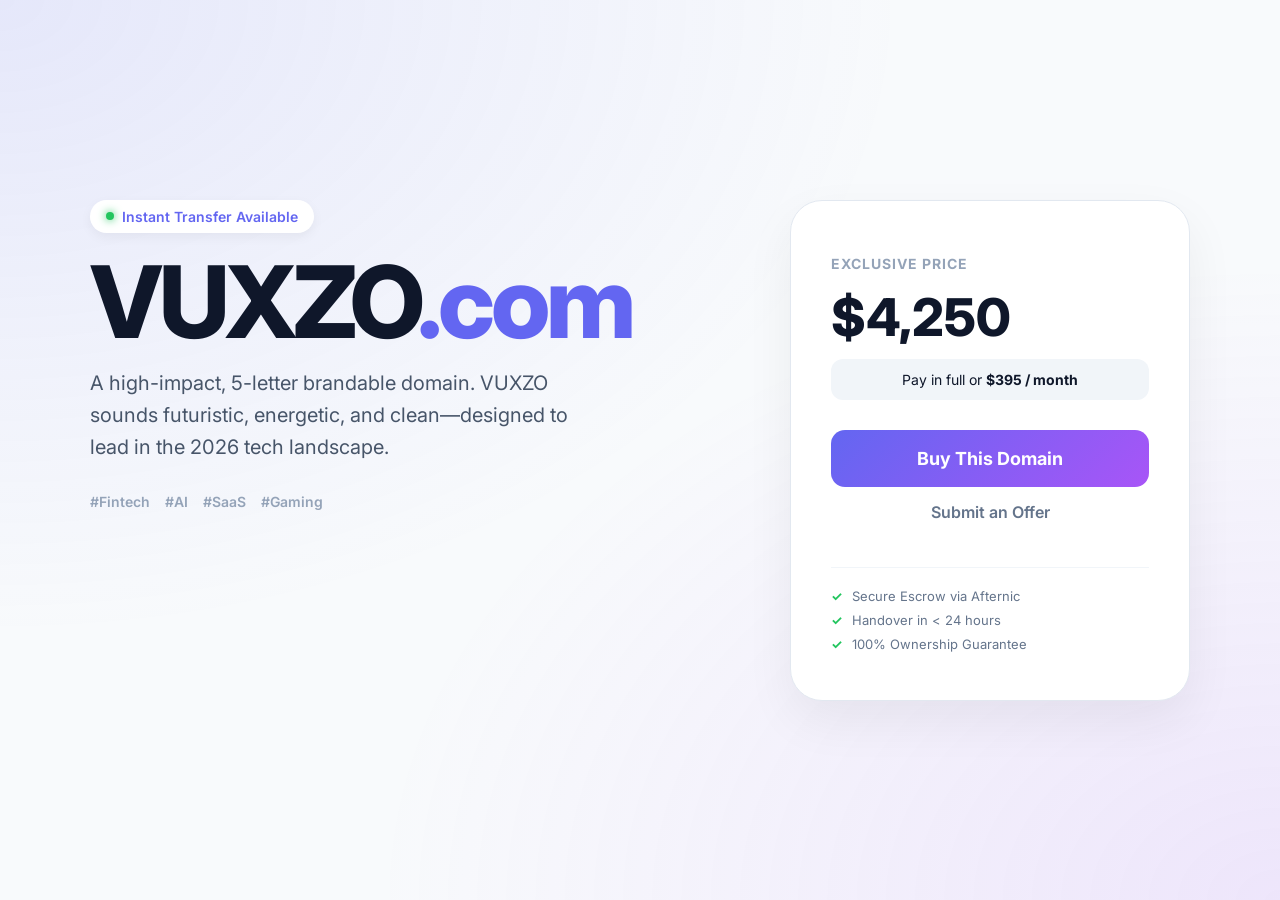
<file: index.html>
<!DOCTYPE html>
<html lang="en">
<head>
    <script async src="https://www.googletagmanager.com/gtag/js?id=G-T89CQE7YFX"></script>
    <script>
      window.dataLayer = window.dataLayer || [];
      function gtag(){dataLayer.push(arguments);}
      gtag('js', new Date());
      gtag('config', 'G-T89CQE7YFX');
    </script>

    <meta charset="UTF-8">
    <meta name="viewport" content="width=device-width, initial-scale=1.0">
    <title>VUXZO.com | Premium Identity for Sale</title>
    <link rel="stylesheet" href="assets/styles.css">
    <link href="https://fonts.googleapis.com/css2?family=Inter:wght@400;600;800&display=swap" rel="stylesheet">
</head>
<body>
    <div class="bg-glow"></div>
    
    <div class="container">
        <div class="hero">
            <div class="badge">
                <span class="dot"></span>
                Instant Transfer Available
            </div>
            <h1>VUXZO<span>.com</span></h1>
            <p class="description">
                A high-impact, 5-letter brandable domain. VUXZO sounds futuristic, energetic, and clean—designed to lead in the 2026 tech landscape.
            </p>
            <div class="tags">
                <span>#Fintech</span> <span>#AI</span> <span>#SaaS</span> <span>#Gaming</span>
            </div>
        </div>

        <div class="card">
            <p class="price-label">Exclusive Price</p>
            <p class="price-value">$4,250</p>
            <div class="payment-plan">
                Pay in full or <strong>$395 / month</strong>
            </div>

            <a href="https://www.afternic.com/domain/vuxzo.com" target="_blank" class="btn-buy">Buy This Domain</a>
            <a href="https://www.afternic.com/domain/vuxzo.com" target="_blank" class="btn-offer">Submit an Offer</a>

            <div class="trust-box">
                <div class="trust-item"><span class="icon">✓</span> Secure Escrow via Afternic</div>
                <div class="trust-item"><span class="icon">✓</span> Handover in < 24 hours</div>
                <div class="trust-item"><span class="icon">✓</span> 100% Ownership Guarantee</div>
            </div>
        </div>
    </div>
</body>
</html>
</file>
<file: assets/styles.css>
:root {
    --primary: #6366f1;
    --secondary: #a855f7;
    --bg: #f8fafc;
    --text: #0f172a;
    --card: #ffffff;
}

body {
    font-family: 'Inter', sans-serif;
    background-color: var(--bg);
    color: var(--text);
    margin: 0;
    display: flex;
    align-items: center;
    justify-content: center;
    min-height: 100vh;
    overflow-x: hidden;
}

.bg-glow {
    position: fixed;
    top: 0; left: 0; width: 100vw; height: 100vh;
    background: 
        radial-gradient(at 0% 0%, rgba(99, 102, 241, 0.12) 0px, transparent 50%),
        radial-gradient(at 100% 100%, rgba(168, 85, 247, 0.12) 0px, transparent 50%);
    z-index: -1;
}

.container {
    max-width: 1100px;
    width: 90%;
    display: grid;
    grid-template-columns: 1fr 400px;
    gap: 60px;
    padding: 40px 0;
}

.badge {
    display: inline-flex;
    align-items: center;
    gap: 8px;
    background: white;
    padding: 8px 16px;
    border-radius: 100px;
    font-size: 14px;
    font-weight: 600;
    box-shadow: 0 4px 12px rgba(0,0,0,0.05);
    color: var(--primary);
    margin-bottom: 24px;
}

.dot { height: 8px; width: 8px; background: #22c55e; border-radius: 50%; box-shadow: 0 0 8px #22c55e; }

h1 {
    font-size: clamp(50px, 8vw, 100px);
    font-weight: 800;
    letter-spacing: -4px;
    line-height: 0.9;
    margin: 0 0 20px 0;
}

h1 span { color: var(--primary); }

.description { font-size: 20px; color: #475569; max-width: 480px; line-height: 1.6; }

.tags { display: flex; gap: 15px; margin-top: 30px; color: #94a3b8; font-size: 14px; font-weight: 600; }

.card {
    background: var(--card);
    padding: 40px;
    border-radius: 32px;
    box-shadow: 0 20px 50px rgba(0,0,0,0.06);
    border: 1px solid #e2e8f0;
}

.price-label { font-size: 14px; font-weight: 700; text-transform: uppercase; color: #94a3b8; letter-spacing: 1px; }
.price-value { font-size: 52px; font-weight: 800; margin: 10px 0; }
.payment-plan { background: #f1f5f9; padding: 12px; border-radius: 12px; font-size: 14px; text-align: center; margin-bottom: 30px; }

.btn-buy {
    display: block;
    background: linear-gradient(135deg, var(--primary), var(--secondary));
    color: white;
    text-align: center;
    padding: 18px;
    border-radius: 14px;
    text-decoration: none;
    font-weight: 700;
    font-size: 18px;
    transition: transform 0.2s;
}

.btn-buy:hover { transform: translateY(-2px); }

.btn-offer {
    display: block;
    text-align: center;
    padding: 15px;
    color: #64748b;
    text-decoration: none;
    font-weight: 600;
}

.trust-box { margin-top: 30px; border-top: 1px solid #f1f5f9; padding-top: 20px; }
.trust-item { display: flex; align-items: center; gap: 10px; font-size: 13px; color: #64748b; margin-bottom: 8px; }
.icon { color: #22c55e; font-weight: bold; }

@media (max-width: 850px) {
    .container { grid-template-columns: 1fr; text-align: center; }
    .description { margin: 0 auto; }
    .tags { justify-content: center; }
}
</file>
